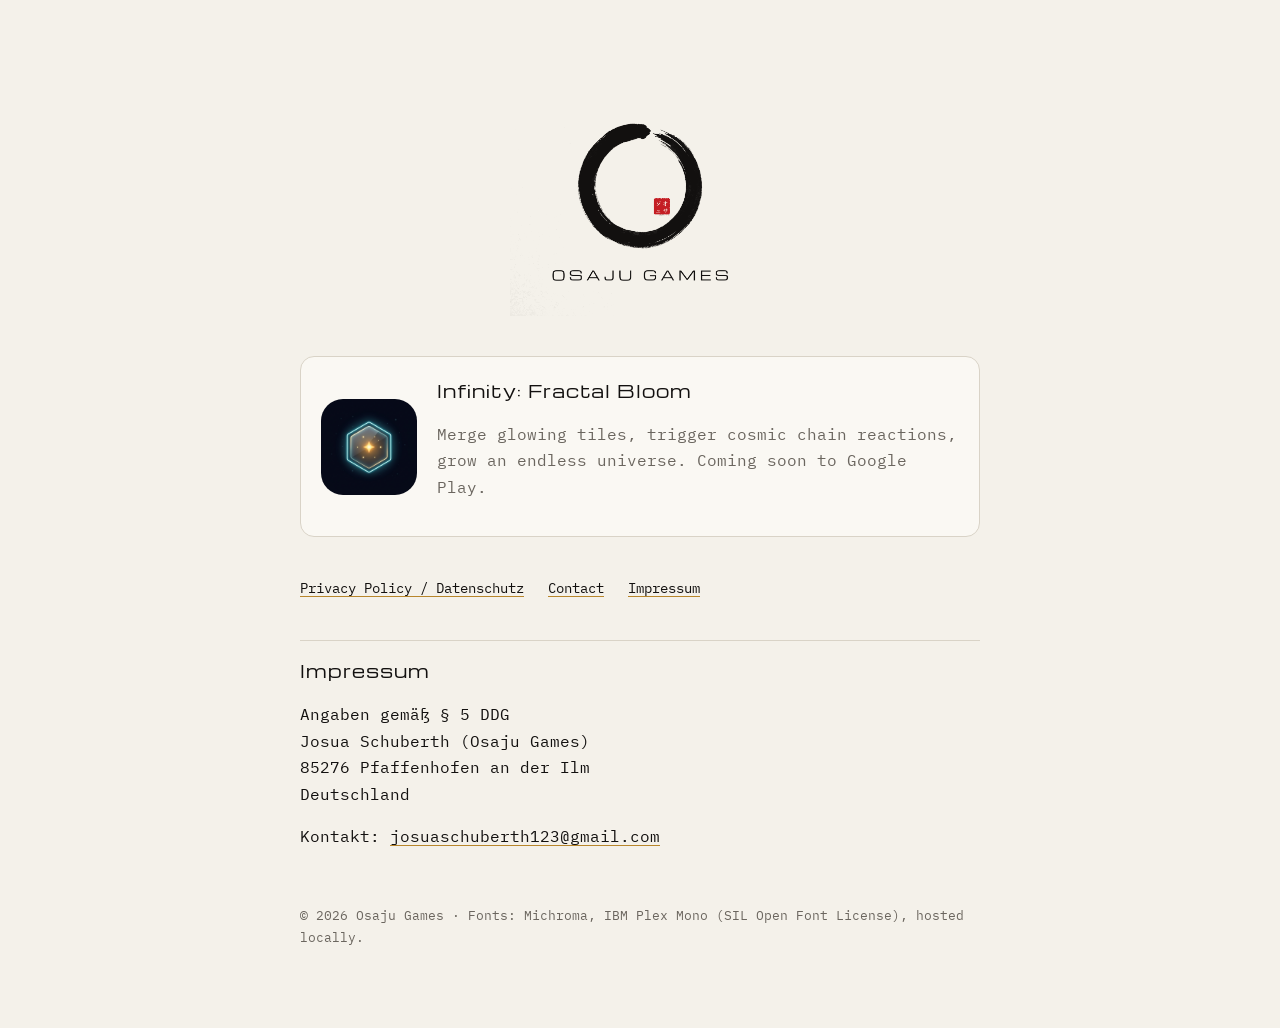
<file: index.html>
<!doctype html>
<html lang="en">
<head>
  <meta charset="utf-8">
  <meta name="viewport" content="width=device-width, initial-scale=1">
  <title>Osaju Games</title>
  <meta name="description" content="Osaju Games – calm, satisfying mobile games. Makers of Infinity: Fractal Bloom.">
  <link rel="icon" href="assets/infinity-icon.png">
  <link rel="stylesheet" href="style.css">
</head>
<body>
<main>
  <img class="logo" src="assets/osaju-logo.png" alt="Osaju Games – ensō logo">

  <section class="game">
    <img src="assets/infinity-icon.png" alt="Infinity: Fractal Bloom app icon">
    <div>
      <h2>Infinity: Fractal Bloom</h2>
      <p class="muted">Merge glowing tiles, trigger cosmic chain reactions, grow an endless universe. Coming soon to Google Play.</p>
    </div>
  </section>

  <nav>
    <a href="privacy.html">Privacy Policy / Datenschutz</a>
    <a href="mailto:josuaschuberth123@gmail.com">Contact</a>
    <a href="#impressum">Impressum</a>
  </nav>

  <h2 id="impressum">Impressum</h2>
  <p>
    Angaben gemäß § 5 DDG<br>
    Josua Schuberth (Osaju Games)<br>
    85276 Pfaffenhofen an der Ilm<br>
    Deutschland
  </p>
  <p>
    Kontakt: <a href="mailto:josuaschuberth123@gmail.com">josuaschuberth123@gmail.com</a>
  </p>

  <footer>© 2026 Osaju Games · Fonts: Michroma, IBM Plex Mono (SIL Open Font License), hosted locally.</footer>
</main>
</body>
</html>
</file>
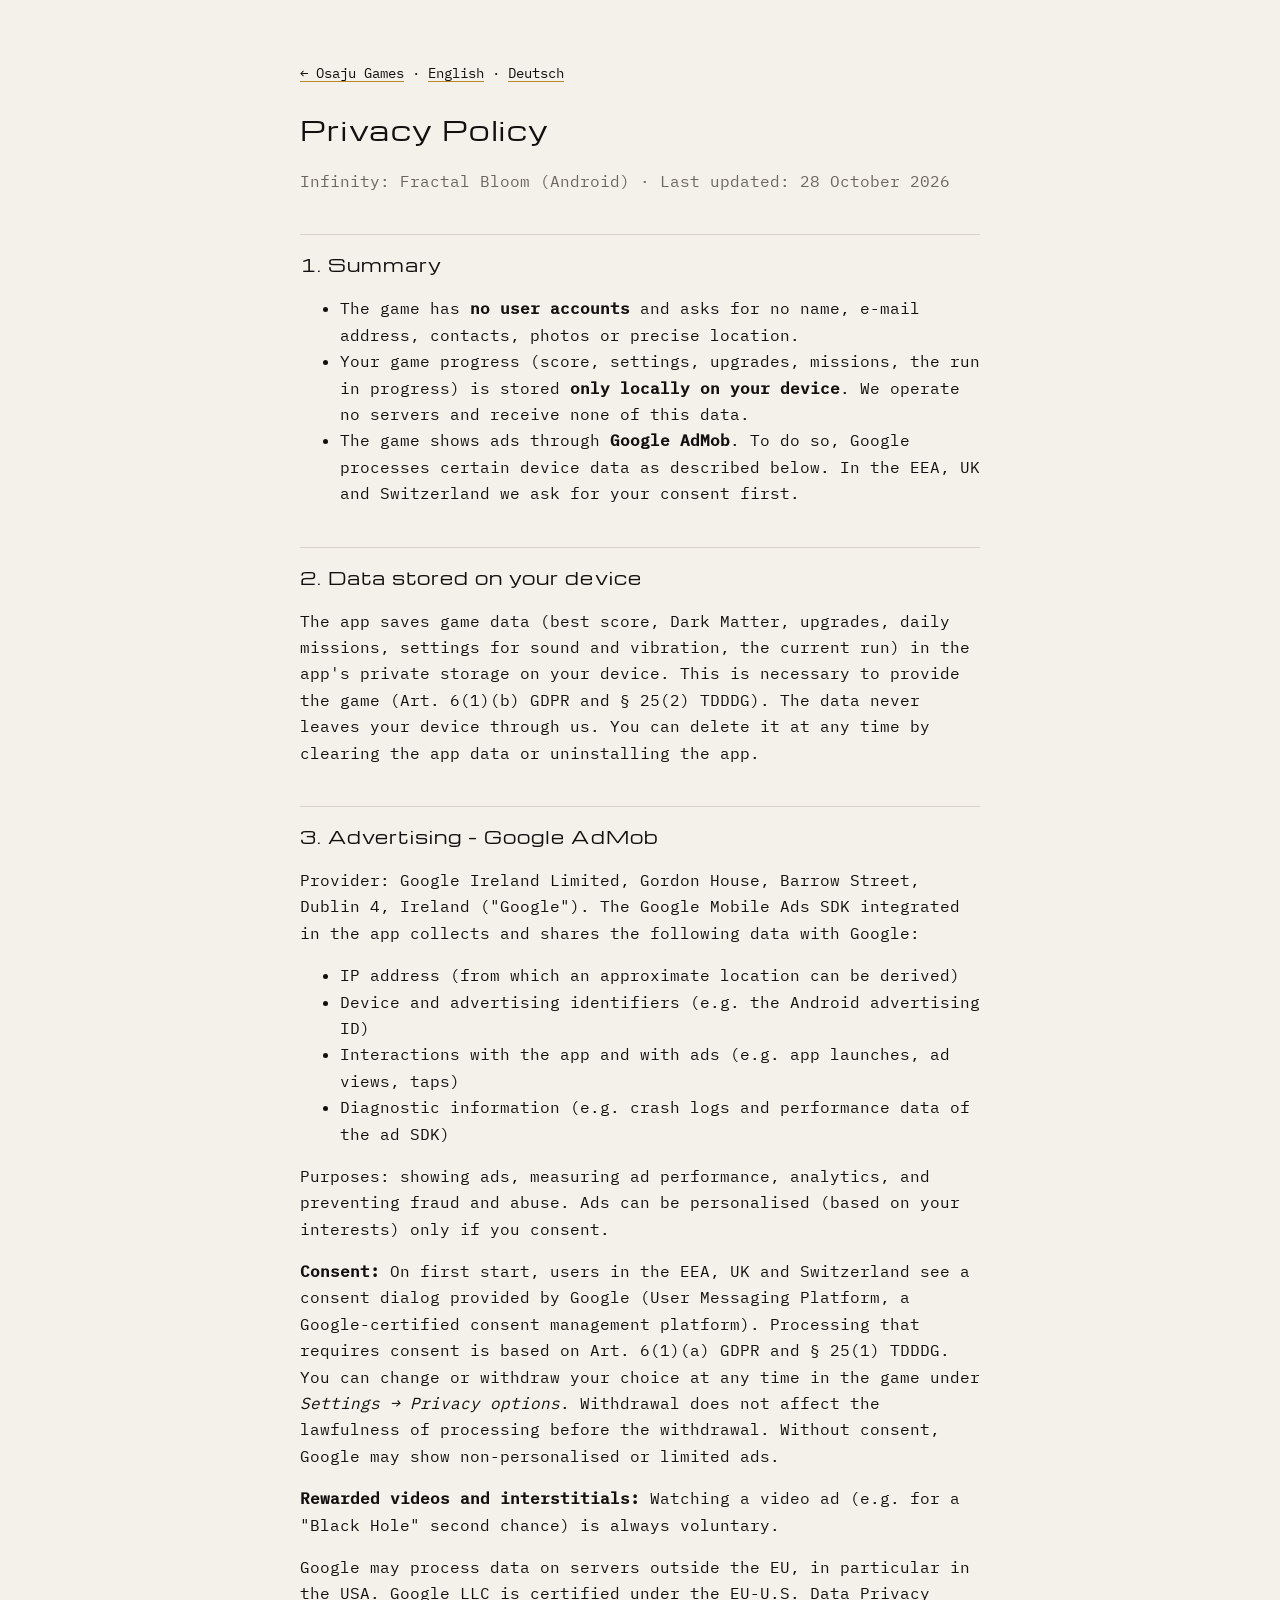
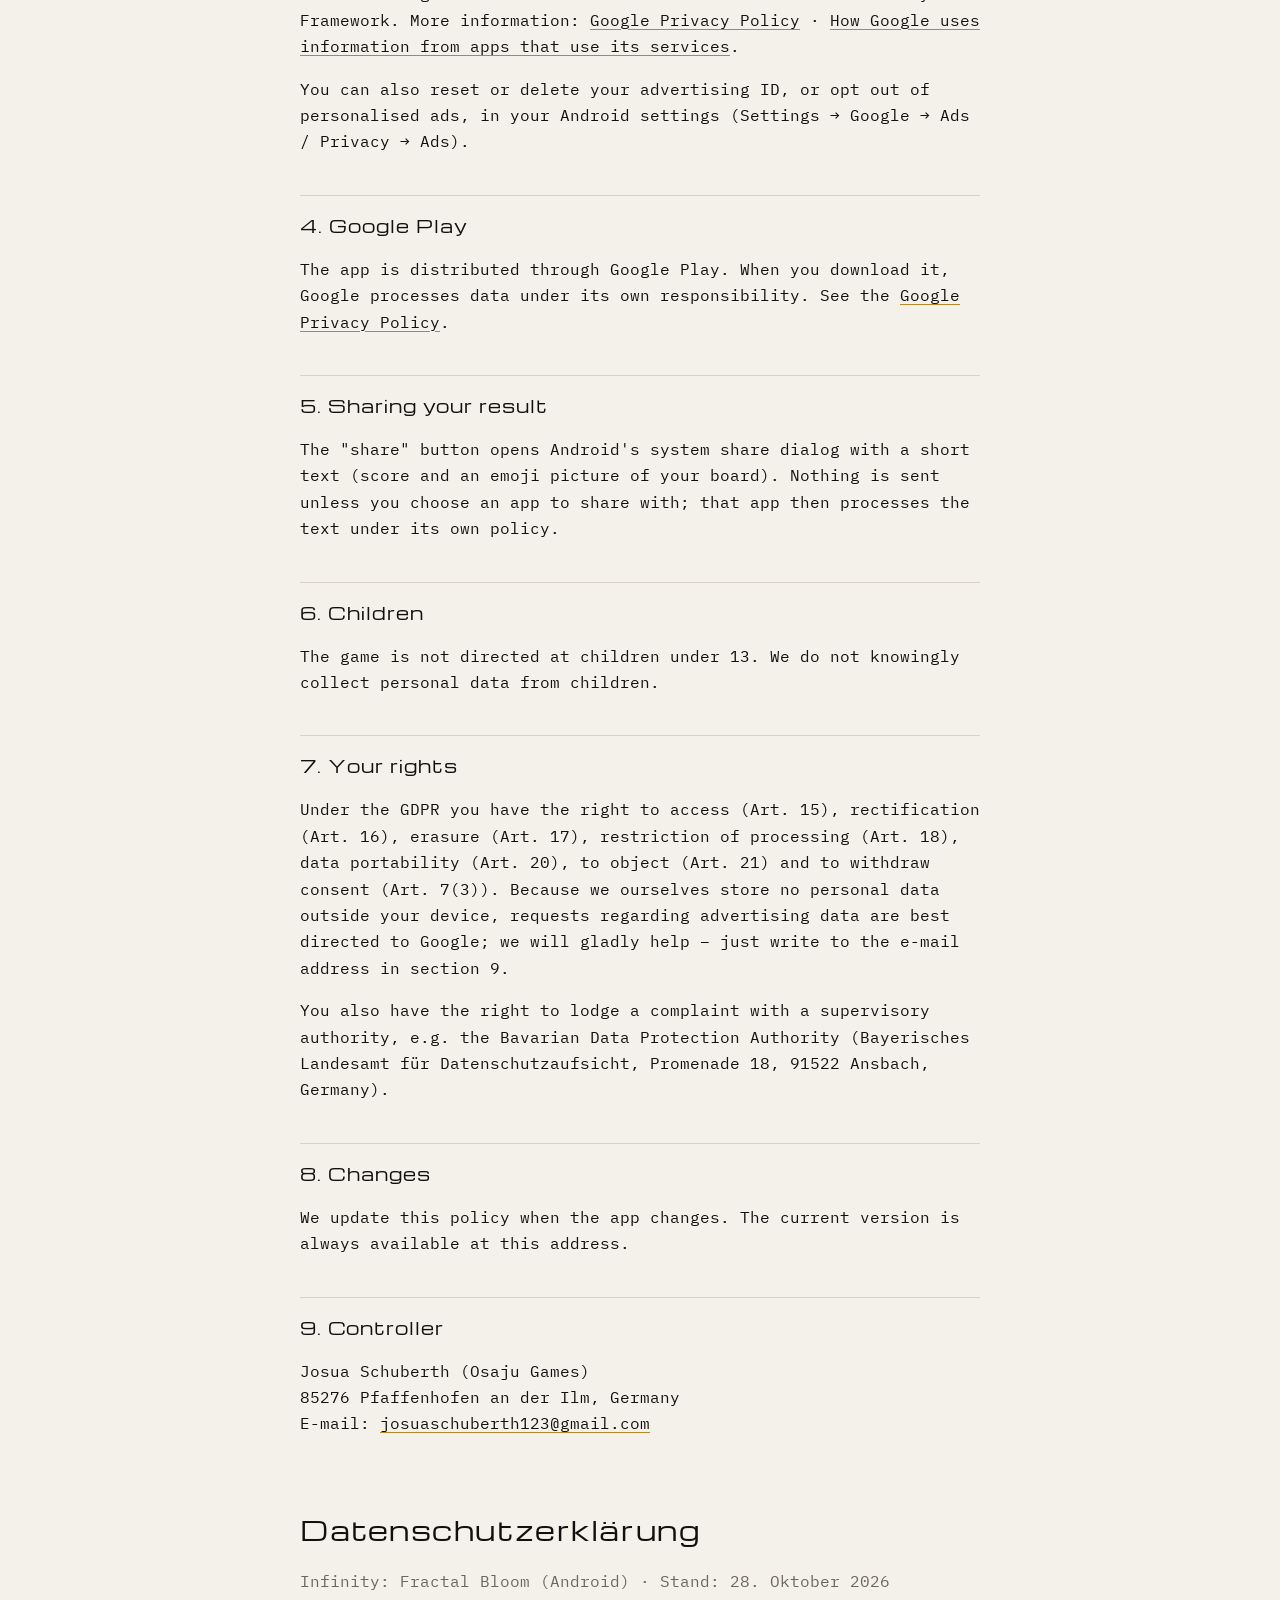
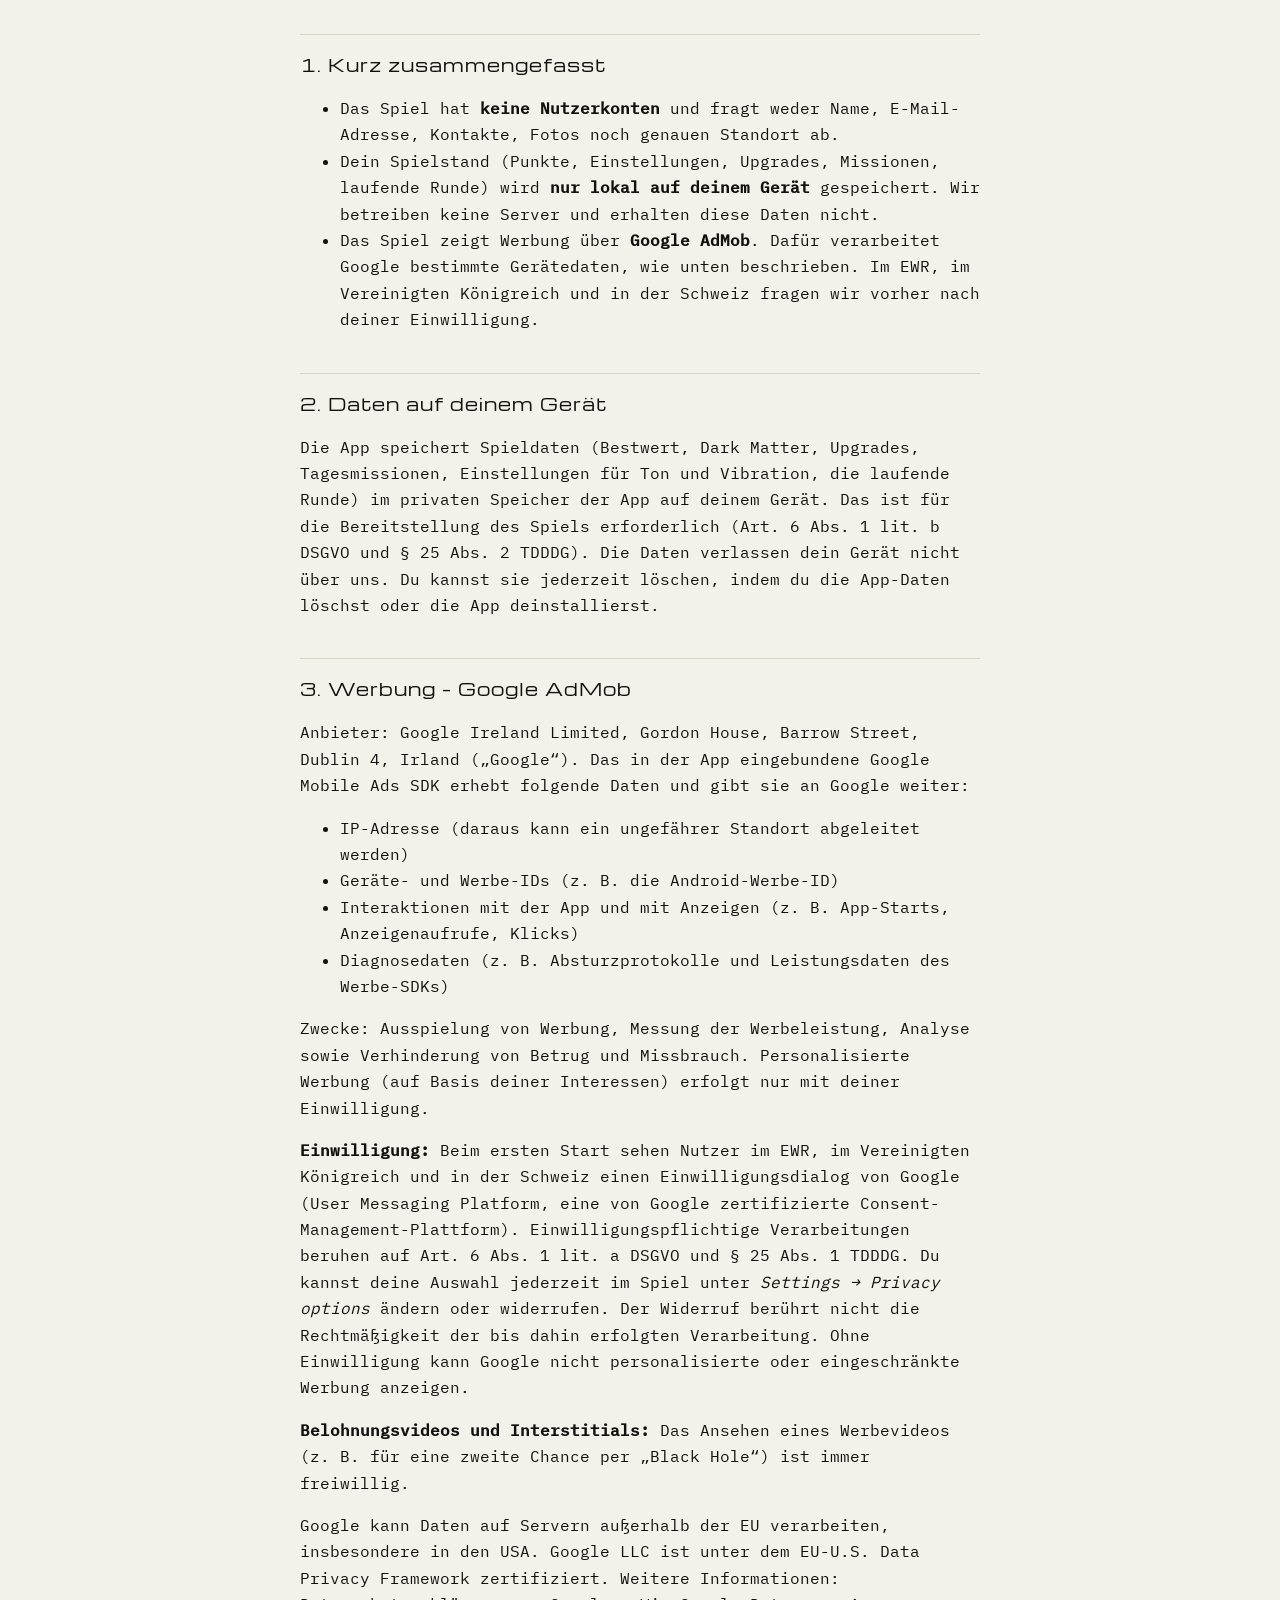
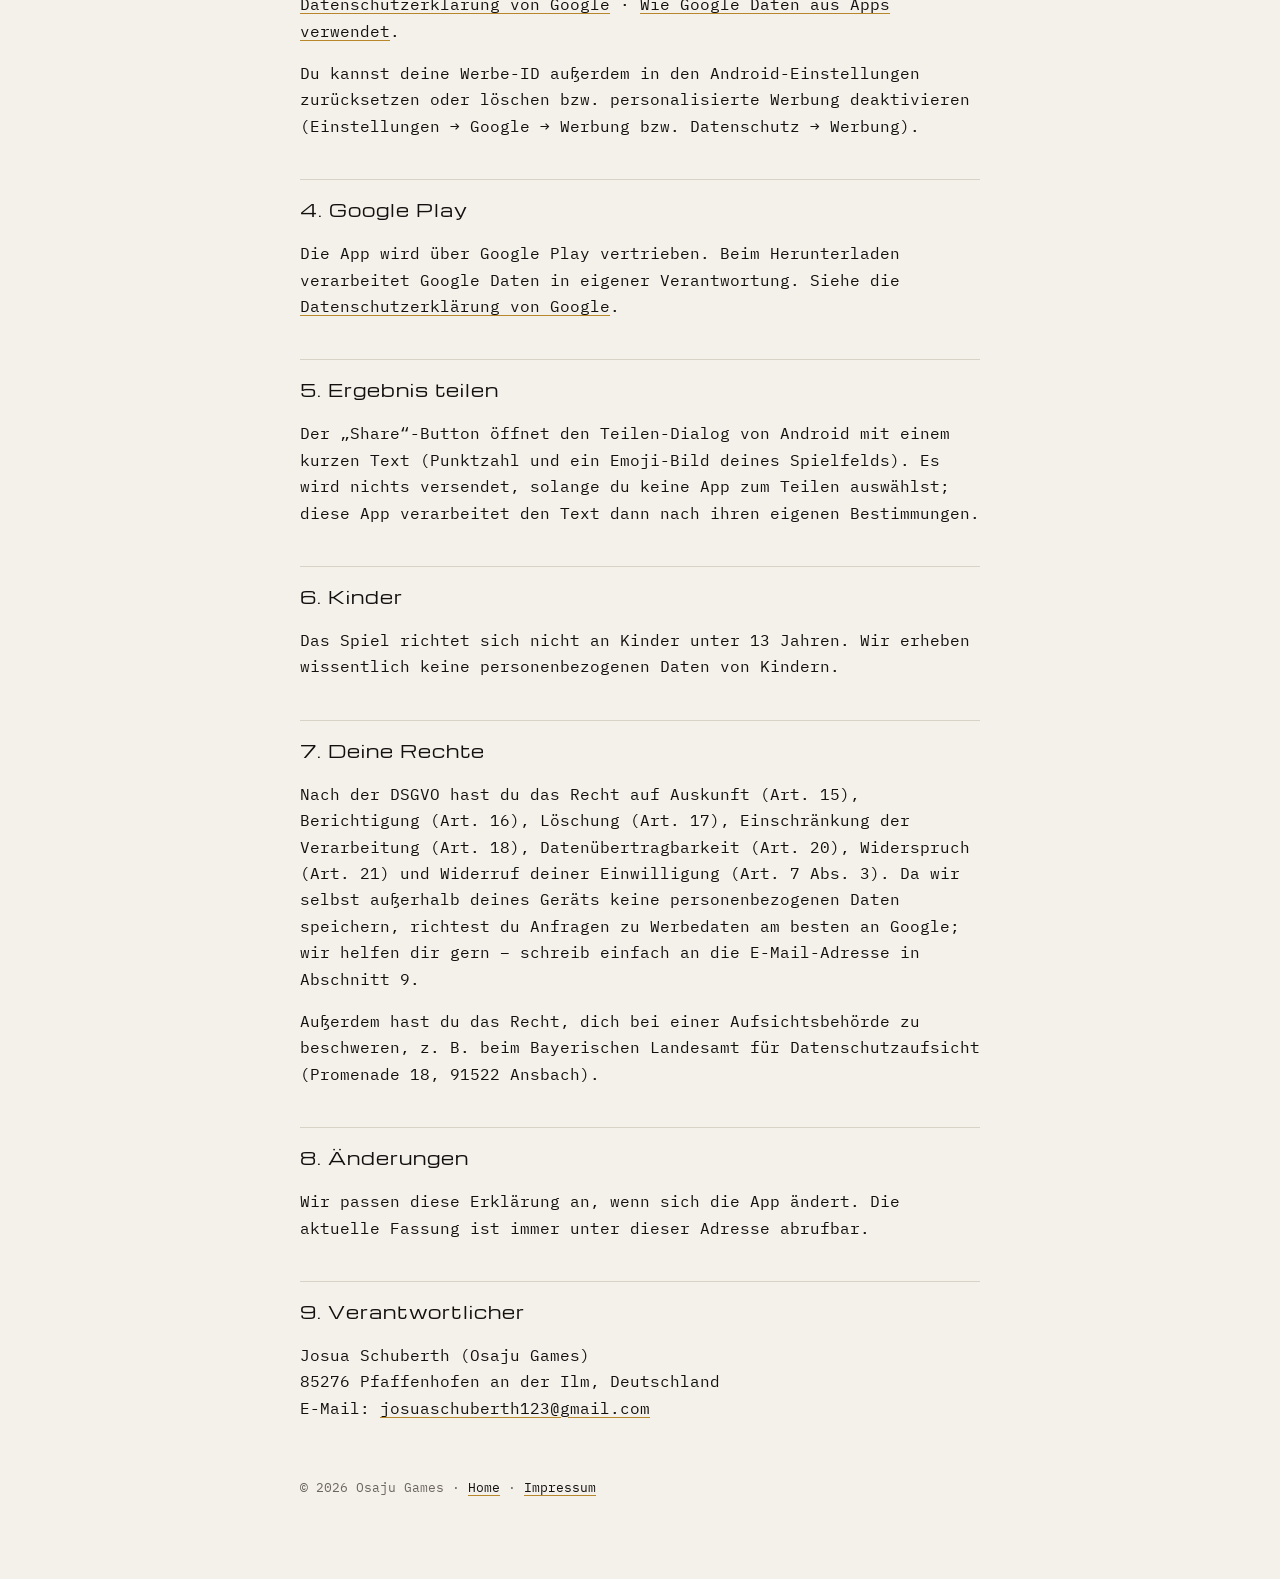
<file: privacy.html>
<!doctype html>
<html lang="en">
<head>
  <meta charset="utf-8">
  <meta name="viewport" content="width=device-width, initial-scale=1">
  <title>Privacy Policy – Infinity: Fractal Bloom</title>
  <meta name="description" content="Privacy policy for the Android game Infinity: Fractal Bloom by Osaju Games.">
  <link rel="icon" href="assets/infinity-icon.png">
  <link rel="stylesheet" href="style.css">
</head>
<body>
<main>
  <p class="lang"><a href="index.html">← Osaju Games</a> · <a href="#en">English</a> · <a href="#de">Deutsch</a></p>

  <!-- ===================== ENGLISH ===================== -->
  <section id="en" lang="en">
    <h1>Privacy Policy</h1>
    <p class="muted">Infinity: Fractal Bloom (Android) · Last updated: 28 October 2026</p>

    <h2>1. Summary</h2>
    <ul>
      <li>The game has <strong>no user accounts</strong> and asks for no name, e-mail address, contacts, photos or precise location.</li>
      <li>Your game progress (score, settings, upgrades, missions, the run in progress) is stored <strong>only locally on your device</strong>. We operate no servers and receive none of this data.</li>
      <li>The game shows ads through <strong>Google AdMob</strong>. To do so, Google processes certain device data as described below. In the EEA, UK and Switzerland we ask for your consent first.</li>
    </ul>

    <h2>2. Data stored on your device</h2>
    <p>
      The app saves game data (best score, Dark Matter, upgrades, daily missions, settings for sound and vibration, the current run)
      in the app's private storage on your device. This is necessary to provide the game (Art. 6(1)(b) GDPR and § 25(2) TDDDG).
      The data never leaves your device through us. You can delete it at any time by clearing the app data or uninstalling the app.
    </p>

    <h2>3. Advertising – Google AdMob</h2>
    <p>
      Provider: Google Ireland Limited, Gordon House, Barrow Street, Dublin 4, Ireland ("Google").
      The Google Mobile Ads SDK integrated in the app collects and shares the following data with Google:
    </p>
    <ul>
      <li>IP address (from which an approximate location can be derived)</li>
      <li>Device and advertising identifiers (e.g. the Android advertising ID)</li>
      <li>Interactions with the app and with ads (e.g. app launches, ad views, taps)</li>
      <li>Diagnostic information (e.g. crash logs and performance data of the ad SDK)</li>
    </ul>
    <p>
      Purposes: showing ads, measuring ad performance, analytics, and preventing fraud and abuse.
      Ads can be personalised (based on your interests) only if you consent.
    </p>
    <p>
      <strong>Consent:</strong> On first start, users in the EEA, UK and Switzerland see a consent dialog provided by Google
      (User Messaging Platform, a Google-certified consent management platform). Processing that requires consent is based on
      Art. 6(1)(a) GDPR and § 25(1) TDDDG. You can change or withdraw your choice at any time in the game under
      <em>Settings → Privacy options</em>. Withdrawal does not affect the lawfulness of processing before the withdrawal.
      Without consent, Google may show non-personalised or limited ads.
    </p>
    <p>
      <strong>Rewarded videos and interstitials:</strong> Watching a video ad (e.g. for a "Black Hole" second chance) is always voluntary.
    </p>
    <p>
      Google may process data on servers outside the EU, in particular in the USA. Google LLC is certified under the
      EU-U.S. Data Privacy Framework. More information:
      <a href="https://policies.google.com/privacy" rel="noopener">Google Privacy Policy</a> ·
      <a href="https://policies.google.com/technologies/partner-sites" rel="noopener">How Google uses information from apps that use its services</a>.
    </p>
    <p>
      You can also reset or delete your advertising ID, or opt out of personalised ads, in your Android settings
      (Settings → Google → Ads / Privacy → Ads).
    </p>

    <h2>4. Google Play</h2>
    <p>
      The app is distributed through Google Play. When you download it, Google processes data under its own responsibility.
      See the <a href="https://policies.google.com/privacy" rel="noopener">Google Privacy Policy</a>.
    </p>

    <h2>5. Sharing your result</h2>
    <p>
      The "share" button opens Android's system share dialog with a short text (score and an emoji picture of your board).
      Nothing is sent unless you choose an app to share with; that app then processes the text under its own policy.
    </p>

    <h2>6. Children</h2>
    <p>
      The game is not directed at children under 13. We do not knowingly collect personal data from children.
    </p>

    <h2>7. Your rights</h2>
    <p>
      Under the GDPR you have the right to access (Art. 15), rectification (Art. 16), erasure (Art. 17), restriction of processing (Art. 18),
      data portability (Art. 20), to object (Art. 21) and to withdraw consent (Art. 7(3)). Because we ourselves store no personal data
      outside your device, requests regarding advertising data are best directed to Google; we will gladly help – just write to the
      e-mail address in section 9.
    </p>
    <p>
      You also have the right to lodge a complaint with a supervisory authority, e.g. the Bavarian Data Protection Authority
      (Bayerisches Landesamt für Datenschutzaufsicht, Promenade 18, 91522 Ansbach, Germany).
    </p>

    <h2>8. Changes</h2>
    <p>We update this policy when the app changes. The current version is always available at this address.</p>

    <h2>9. Controller</h2>
    <p>
      Josua Schuberth (Osaju Games)<br>
      85276 Pfaffenhofen an der Ilm, Germany<br>
      E-mail: <a href="mailto:josuaschuberth123@gmail.com">josuaschuberth123@gmail.com</a>
    </p>
  </section>

  <!-- ===================== DEUTSCH ===================== -->
  <section id="de" lang="de">
    <h1 style="margin-top:72px">Datenschutzerklärung</h1>
    <p class="muted">Infinity: Fractal Bloom (Android) · Stand: 28. Oktober 2026</p>

    <h2>1. Kurz zusammengefasst</h2>
    <ul>
      <li>Das Spiel hat <strong>keine Nutzerkonten</strong> und fragt weder Name, E-Mail-Adresse, Kontakte, Fotos noch genauen Standort ab.</li>
      <li>Dein Spielstand (Punkte, Einstellungen, Upgrades, Missionen, laufende Runde) wird <strong>nur lokal auf deinem Gerät</strong> gespeichert. Wir betreiben keine Server und erhalten diese Daten nicht.</li>
      <li>Das Spiel zeigt Werbung über <strong>Google AdMob</strong>. Dafür verarbeitet Google bestimmte Gerätedaten, wie unten beschrieben. Im EWR, im Vereinigten Königreich und in der Schweiz fragen wir vorher nach deiner Einwilligung.</li>
    </ul>

    <h2>2. Daten auf deinem Gerät</h2>
    <p>
      Die App speichert Spieldaten (Bestwert, Dark Matter, Upgrades, Tagesmissionen, Einstellungen für Ton und Vibration, die laufende Runde)
      im privaten Speicher der App auf deinem Gerät. Das ist für die Bereitstellung des Spiels erforderlich (Art. 6 Abs. 1 lit. b DSGVO und § 25 Abs. 2 TDDDG).
      Die Daten verlassen dein Gerät nicht über uns. Du kannst sie jederzeit löschen, indem du die App-Daten löschst oder die App deinstallierst.
    </p>

    <h2>3. Werbung – Google AdMob</h2>
    <p>
      Anbieter: Google Ireland Limited, Gordon House, Barrow Street, Dublin 4, Irland („Google“).
      Das in der App eingebundene Google Mobile Ads SDK erhebt folgende Daten und gibt sie an Google weiter:
    </p>
    <ul>
      <li>IP-Adresse (daraus kann ein ungefährer Standort abgeleitet werden)</li>
      <li>Geräte- und Werbe-IDs (z. B. die Android-Werbe-ID)</li>
      <li>Interaktionen mit der App und mit Anzeigen (z. B. App-Starts, Anzeigenaufrufe, Klicks)</li>
      <li>Diagnosedaten (z. B. Absturzprotokolle und Leistungsdaten des Werbe-SDKs)</li>
    </ul>
    <p>
      Zwecke: Ausspielung von Werbung, Messung der Werbeleistung, Analyse sowie Verhinderung von Betrug und Missbrauch.
      Personalisierte Werbung (auf Basis deiner Interessen) erfolgt nur mit deiner Einwilligung.
    </p>
    <p>
      <strong>Einwilligung:</strong> Beim ersten Start sehen Nutzer im EWR, im Vereinigten Königreich und in der Schweiz einen Einwilligungsdialog von Google
      (User Messaging Platform, eine von Google zertifizierte Consent-Management-Plattform). Einwilligungspflichtige Verarbeitungen beruhen auf
      Art. 6 Abs. 1 lit. a DSGVO und § 25 Abs. 1 TDDDG. Du kannst deine Auswahl jederzeit im Spiel unter
      <em>Settings → Privacy options</em> ändern oder widerrufen. Der Widerruf berührt nicht die Rechtmäßigkeit der bis dahin erfolgten Verarbeitung.
      Ohne Einwilligung kann Google nicht personalisierte oder eingeschränkte Werbung anzeigen.
    </p>
    <p>
      <strong>Belohnungsvideos und Interstitials:</strong> Das Ansehen eines Werbevideos (z. B. für eine zweite Chance per „Black Hole“) ist immer freiwillig.
    </p>
    <p>
      Google kann Daten auf Servern außerhalb der EU verarbeiten, insbesondere in den USA. Google LLC ist unter dem
      EU-U.S. Data Privacy Framework zertifiziert. Weitere Informationen:
      <a href="https://policies.google.com/privacy?hl=de" rel="noopener">Datenschutzerklärung von Google</a> ·
      <a href="https://policies.google.com/technologies/partner-sites?hl=de" rel="noopener">Wie Google Daten aus Apps verwendet</a>.
    </p>
    <p>
      Du kannst deine Werbe-ID außerdem in den Android-Einstellungen zurücksetzen oder löschen bzw. personalisierte Werbung deaktivieren
      (Einstellungen → Google → Werbung bzw. Datenschutz → Werbung).
    </p>

    <h2>4. Google Play</h2>
    <p>
      Die App wird über Google Play vertrieben. Beim Herunterladen verarbeitet Google Daten in eigener Verantwortung.
      Siehe die <a href="https://policies.google.com/privacy?hl=de" rel="noopener">Datenschutzerklärung von Google</a>.
    </p>

    <h2>5. Ergebnis teilen</h2>
    <p>
      Der „Share“-Button öffnet den Teilen-Dialog von Android mit einem kurzen Text (Punktzahl und ein Emoji-Bild deines Spielfelds).
      Es wird nichts versendet, solange du keine App zum Teilen auswählst; diese App verarbeitet den Text dann nach ihren eigenen Bestimmungen.
    </p>

    <h2>6. Kinder</h2>
    <p>
      Das Spiel richtet sich nicht an Kinder unter 13 Jahren. Wir erheben wissentlich keine personenbezogenen Daten von Kindern.
    </p>

    <h2>7. Deine Rechte</h2>
    <p>
      Nach der DSGVO hast du das Recht auf Auskunft (Art. 15), Berichtigung (Art. 16), Löschung (Art. 17), Einschränkung der Verarbeitung (Art. 18),
      Datenübertragbarkeit (Art. 20), Widerspruch (Art. 21) und Widerruf deiner Einwilligung (Art. 7 Abs. 3). Da wir selbst außerhalb deines Geräts
      keine personenbezogenen Daten speichern, richtest du Anfragen zu Werbedaten am besten an Google; wir helfen dir gern – schreib einfach an die
      E-Mail-Adresse in Abschnitt 9.
    </p>
    <p>
      Außerdem hast du das Recht, dich bei einer Aufsichtsbehörde zu beschweren, z. B. beim Bayerischen Landesamt für Datenschutzaufsicht
      (Promenade 18, 91522 Ansbach).
    </p>

    <h2>8. Änderungen</h2>
    <p>Wir passen diese Erklärung an, wenn sich die App ändert. Die aktuelle Fassung ist immer unter dieser Adresse abrufbar.</p>

    <h2>9. Verantwortlicher</h2>
    <p>
      Josua Schuberth (Osaju Games)<br>
      85276 Pfaffenhofen an der Ilm, Deutschland<br>
      E-Mail: <a href="mailto:josuaschuberth123@gmail.com">josuaschuberth123@gmail.com</a>
    </p>
  </section>

  <footer>© 2026 Osaju Games · <a href="index.html">Home</a> · <a href="index.html#impressum">Impressum</a></footer>
</main>
</body>
</html>
</file>
<file: style.css>
@font-face { font-family: "Michroma"; src: url("fonts/Michroma-Regular.ttf") format("truetype"); font-display: swap; }
@font-face { font-family: "Plex Mono"; src: url("fonts/IBMPlexMono-Regular.ttf") format("truetype"); font-weight: 400; font-display: swap; }
@font-face { font-family: "Plex Mono"; src: url("fonts/IBMPlexMono-Medium.ttf") format("truetype"); font-weight: 500; font-display: swap; }

:root {
  --paper: #f4f1ea;
  --ink: #12100f;
  --muted: #6b665f;
  --line: #d9d3c7;
  --seal: #c41e24;
  --accent: #b8862b;
}

* { box-sizing: border-box; }

body {
  margin: 0;
  background: var(--paper);
  color: var(--ink);
  font-family: "Plex Mono", ui-monospace, monospace;
  font-size: 16px;
  line-height: 1.65;
}

main { max-width: 720px; margin: 0 auto; padding: 48px 20px 80px; }

h1, h2, .wordmark { font-family: "Michroma", sans-serif; font-weight: 400; letter-spacing: 0.06em; }
h1 { font-size: 26px; margin: 0 0 8px; }
h2 { font-size: 17px; margin: 40px 0 8px; padding-top: 16px; border-top: 1px solid var(--line); }
h3 { font-size: 15px; font-weight: 500; margin: 24px 0 4px; }
p, li { color: var(--ink); }
.muted { color: var(--muted); }
a { color: var(--ink); text-decoration-color: var(--accent); text-underline-offset: 3px; }
a:hover { color: var(--seal); }

.logo { display: block; width: 260px; max-width: 70%; margin: 8px auto 0; }

.game {
  display: flex; gap: 20px; align-items: center;
  margin: 40px 0; padding: 20px; border: 1px solid var(--line); border-radius: 14px; background: #faf8f3;
}
.game img { width: 96px; height: 96px; border-radius: 22px; flex-shrink: 0; }
.game h2 { border: 0; margin: 0; padding: 0; }

nav { display: flex; gap: 24px; flex-wrap: wrap; margin-top: 32px; font-size: 14px; }
.lang { font-size: 14px; margin-bottom: 24px; }
footer { margin-top: 56px; font-size: 13px; color: var(--muted); }
</file>
